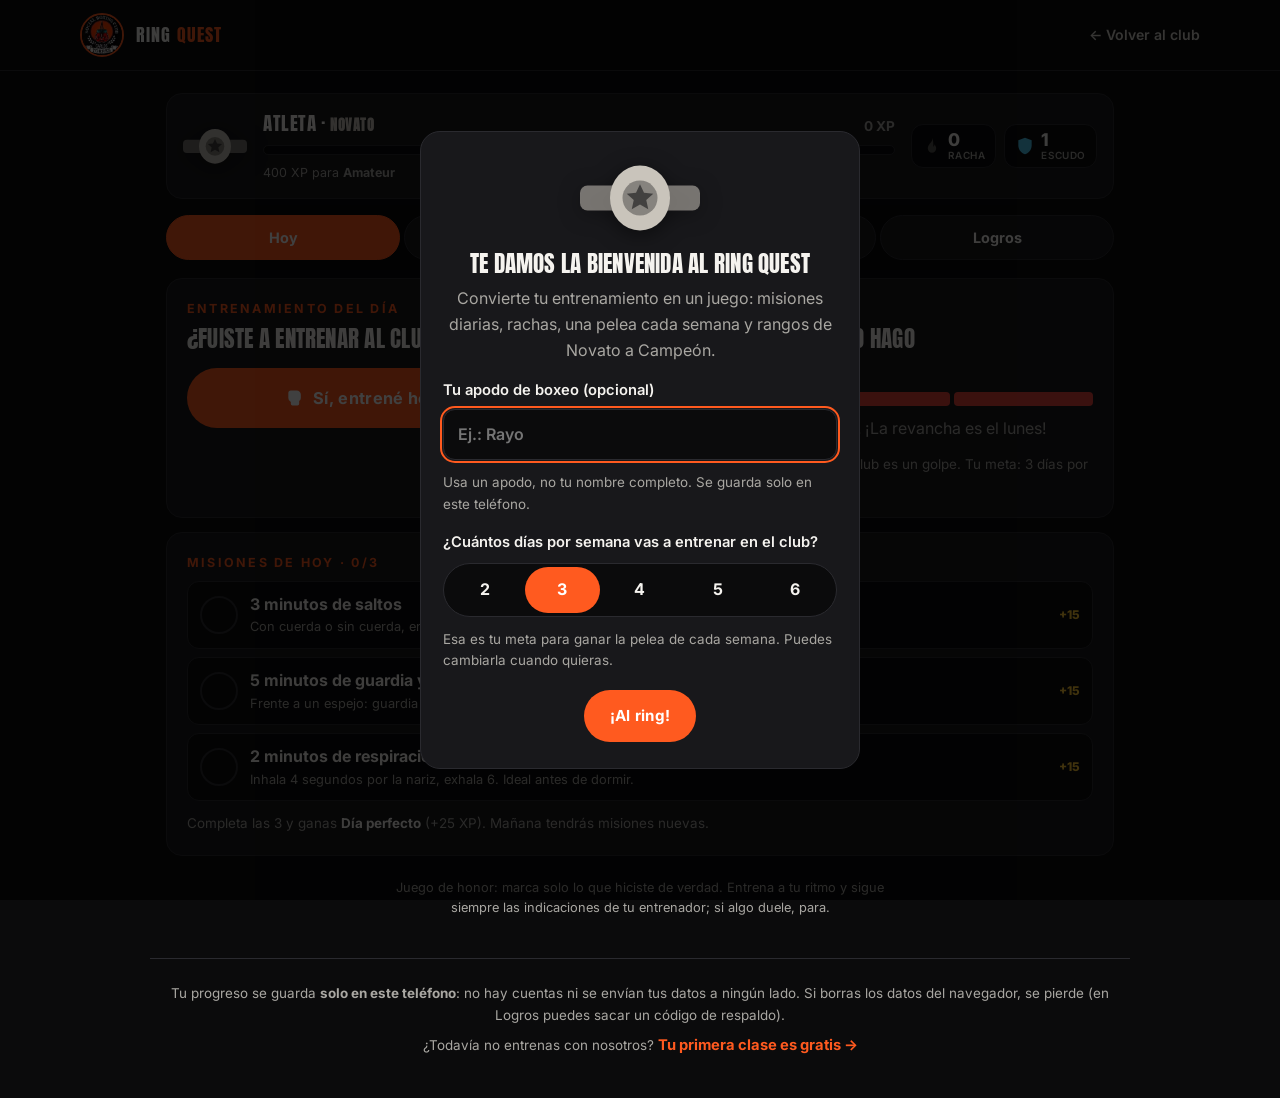
<file: ring/index.html>
<!DOCTYPE html>
<html lang="es">
<head>
  <meta charset="UTF-8">
  <meta name="viewport" content="width=device-width, initial-scale=1.0">
  <title>Ring Quest — Social Boxing Club</title>
  <meta name="description" content="Ring Quest: el juego de entrenamiento de Social Boxing Club. Misiones diarias, rachas, una pelea cada semana, temporizador de rounds y combos. Sube de Novato a Campeón.">
  <meta property="og:title" content="Ring Quest — Social Boxing Club">
  <meta property="og:description" content="Convierte tu entrenamiento en un juego: misiones, rachas, peleas semanales y rangos de Novato a Campeón.">
  <meta property="og:image" content="../img/fb/video-poster.jpg">
  <meta name="theme-color" content="#0b0b0c">
  <link rel="icon" type="image/jpeg" href="../img/logo.jpg">
  <link rel="preconnect" href="https://fonts.googleapis.com">
  <link rel="preconnect" href="https://fonts.gstatic.com" crossorigin>
  <link href="https://fonts.googleapis.com/css2?family=Anton&family=Inter:wght@400;500;600;700&display=swap" rel="stylesheet">
  <link rel="stylesheet" href="../css/style.css">
  <link rel="stylesheet" href="ring.css">
</head>
<body class="rq">

<header class="top">
  <div class="container top__inner">
    <a href="../" class="brand" aria-label="Volver al sitio de Social Boxing Club">
      <img src="../img/logo.jpg" alt="" width="44" height="44">
      <span>RING <em>QUEST</em></span>
    </a>
    <a href="../" class="rq-back">← Volver al club</a>
  </div>
</header>

<main class="rq-main">
  <div id="hud"></div>
  <div class="rq-tabs" id="tabs" role="tablist" aria-label="Secciones del juego"></div>
  <section id="view" aria-live="polite"></section>
</main>

<footer class="rq-foot">
  <p>Tu progreso se guarda <b>solo en este teléfono</b>: no hay cuentas ni se envían tus datos a ningún lado. Si borras los datos del navegador, se pierde (en Logros puedes sacar un código de respaldo).</p>
  <p>¿Todavía no entrenas con nosotros? <a class="link" data-wa="Hola, vi el Ring Quest y quiero agendar mi primera clase gratis.">Tu primera clase es gratis →</a></p>
</footer>

<div class="rq-modal" id="modal" hidden>
  <div class="rq-modal__box" id="modalBox" role="dialog" aria-modal="true"></div>
</div>
<div class="rq-toasts" id="toasts" aria-live="polite"></div>
<div class="rq-fx" id="fx" aria-hidden="true"></div>

<script src="ring.js"></script>
</body>
</html>
</file>
<file: css/style.css>
:root {
  --bg: #0b0b0c;
  --bg-alt: #121214;
  --card: #18181b;
  --line: #2a2a2f;
  --ink: #f5f3ef;
  --ink-soft: #a9a7a2;
  --orange: #ff5a1f;
  --orange-dark: #e04a12;
  --yellow: #ffc933;
  --radius: 16px;
  --maxw: 1160px;
  --display: 'Anton', 'Impact', sans-serif;
  --sans: 'Inter', system-ui, sans-serif;
}

*, *::before, *::after { box-sizing: border-box; }
* { margin: 0; padding: 0; }
html { scroll-behavior: smooth; scroll-padding-top: 84px; }
body { font-family: var(--sans); background: var(--bg); color: var(--ink); line-height: 1.6; -webkit-font-smoothing: antialiased; overflow-x: hidden; }
img { max-width: 100%; display: block; }
a { color: inherit; text-decoration: none; }
ul { list-style: none; }
button { font: inherit; color: inherit; }
.container { width: 100%; max-width: var(--maxw); margin: 0 auto; padding: 0 20px; }
[hidden] { display: none !important; }

h1, h2, h3 { font-family: var(--display); font-weight: 400; letter-spacing: .01em; line-height: 1.05; text-transform: uppercase; }
h2 { font-size: clamp(2rem, 5vw, 3.2rem); }
h3 { font-size: 1.5rem; }
.eyebrow { font-size: .78rem; font-weight: 700; letter-spacing: .18em; text-transform: uppercase; color: var(--orange); margin-bottom: 14px; }
.lead { font-size: 1.1rem; color: #d6d3cd; max-width: 56ch; }

/* Botones */
.btn { display: inline-flex; align-items: center; justify-content: center; gap: 8px; padding: 12px 24px; border-radius: 999px; font-weight: 700; font-size: .95rem; letter-spacing: .02em; border: 2px solid transparent; cursor: pointer; transition: transform .2s, background .2s, color .2s, border-color .2s; text-align: center; }
.btn--primary { background: var(--orange); color: #fff; }
.btn--primary:hover { background: var(--orange-dark); transform: translateY(-2px); }
.btn--ghost { border-color: var(--ink); color: var(--ink); background: transparent; }
.btn--ghost:hover { background: var(--ink); color: #0b0b0c; transform: translateY(-2px); }
.btn--sm { padding: 8px 18px; font-size: .85rem; }
.btn--lg { padding: 15px 30px; font-size: 1.02rem; }
.btn--block { width: 100%; }
.link { color: var(--orange); font-weight: 700; cursor: pointer; font-size: .92rem; }
.link:hover { text-decoration: underline; }
[data-wa] { cursor: pointer; }

/* Header */
.top { position: sticky; top: 0; z-index: 50; background: rgba(11,11,12,.88); backdrop-filter: blur(12px); border-bottom: 1px solid var(--line); }
.top__inner { display: flex; align-items: center; justify-content: space-between; height: 70px; gap: 16px; }
.brand { display: flex; align-items: center; gap: 12px; font-family: var(--display); font-size: 1.15rem; letter-spacing: .06em; white-space: nowrap; }
.brand img { width: 44px; height: 44px; border-radius: 50%; object-fit: cover; object-position: center 40%; border: 2px solid var(--orange); }
.brand em { font-style: normal; color: var(--orange); }
.nav { display: flex; align-items: center; gap: 26px; font-size: .9rem; font-weight: 600; }
.nav a:not(.btn) { color: #d6d3cd; transition: color .2s; }
.nav a:not(.btn):hover { color: var(--orange); }
.menu-btn { display: none; width: 44px; height: 44px; background: none; border: 0; cursor: pointer; flex-direction: column; align-items: center; justify-content: center; gap: 5px; }
.menu-btn span { width: 24px; height: 2px; background: var(--ink); transition: transform .25s, opacity .2s; }
.menu-btn[aria-expanded="true"] span:nth-child(1) { transform: translateY(7px) rotate(45deg); }
.menu-btn[aria-expanded="true"] span:nth-child(2) { opacity: 0; }
.menu-btn[aria-expanded="true"] span:nth-child(3) { transform: translateY(-7px) rotate(-45deg); }

/* Hero */
.hero { position: relative; overflow: hidden; padding: 64px 0 72px; background:
  linear-gradient(115deg, transparent 52%, rgba(255,90,31,.12) 52%, rgba(255,90,31,.12) 60%, transparent 60%),
  radial-gradient(900px 500px at 85% 20%, rgba(255,90,31,.18), transparent 60%), var(--bg); }
.hero__grid { display: grid; grid-template-columns: 1.15fr .85fr; gap: 48px; align-items: center; }
.hero h1 { font-size: clamp(2.6rem, 7.2vw, 5.4rem); margin-bottom: 22px; }
.hero h1 span { color: var(--orange); display: block; }
.hero__cta { display: flex; flex-wrap: wrap; gap: 12px; margin-top: 30px; }
.hero__game { display: inline-flex; align-items: center; gap: 14px; margin-top: 18px; padding: 12px 18px 12px 12px; border: 1px dashed var(--orange); border-radius: 14px; background: rgba(255,90,31,.08); color: var(--ink); transition: background .2s, transform .2s; }
.hero__game:hover { background: rgba(255,90,31,.16); transform: translateY(-2px); }
.hero__game-ic { width: 42px; height: 42px; border-radius: 10px; background: var(--orange); color: #fff; display: flex; align-items: center; justify-content: center; flex-shrink: 0; }
.hero__game-ic svg { width: 26px; height: 26px; }
.hero__game-txt { display: flex; flex-direction: column; line-height: 1.2; }
.hero__game-txt small { font-size: .7rem; font-weight: 700; letter-spacing: .14em; text-transform: uppercase; color: var(--orange); }
.hero__game-txt b { font-family: var(--display); font-weight: 400; font-size: 1.3rem; letter-spacing: .03em; text-transform: uppercase; }
.hero__game-go { font-size: 1.3rem; color: var(--orange); margin-left: 4px; transition: transform .2s; }
.hero__game:hover .hero__game-go { transform: translateX(4px); }
.hero__facts { display: flex; flex-wrap: wrap; gap: 8px 26px; margin-top: 30px; font-size: .9rem; color: var(--ink-soft); }
.hero__facts b { color: var(--ink); }
.hero__media { position: relative; justify-self: center; width: min(100%, 380px); }
.hero__media > img { width: 100%; aspect-ratio: 9/14; object-fit: cover; border-radius: 22px; border: 3px solid var(--orange); box-shadow: 18px 18px 0 -2px rgba(255,90,31,.25); }
.hero__badge { position: absolute; left: -26px; bottom: 28px; width: 92px; height: 92px; border-radius: 50%; background: #000; border: 3px solid var(--orange); overflow: hidden; display: flex; align-items: center; justify-content: center; box-shadow: 0 10px 30px rgba(0,0,0,.6); }
.hero__badge img { width: 100%; height: 100%; object-fit: cover; object-position: center 40%; }

/* Valores */
.values { background: var(--orange); color: #0b0b0c; }
.values__grid { display: grid; grid-template-columns: repeat(4, 1fr); gap: 0; }
.values__grid > div { padding: 26px 22px; border-right: 1px solid rgba(0,0,0,.2); }
.values__grid > div:last-child { border-right: 0; }
.values span { font-family: var(--display); font-size: .95rem; opacity: .6; }
.values h3 { font-size: 1.7rem; margin: 2px 0 6px; }
.values p { font-size: .88rem; line-height: 1.45; font-weight: 500; }

/* Secciones */
.section { padding: 84px 0; }
.section--alt { background: var(--bg-alt); border-top: 1px solid var(--line); border-bottom: 1px solid var(--line); }
.section-head { max-width: 720px; margin-bottom: 44px; }
.section-sub { margin-top: 14px; color: var(--ink-soft); }
.tag { display: inline-block; font-size: .7rem; font-weight: 800; letter-spacing: .14em; text-transform: uppercase; background: var(--orange); color: #fff; padding: 4px 11px; border-radius: 999px; margin-bottom: 12px; }
.tag--soft { background: rgba(255,255,255,.1); color: var(--ink); }

/* Horarios */
.sched { display: grid; grid-template-columns: repeat(3, 1fr); gap: 20px; }
.sched__card { background: var(--card); border: 1px solid var(--line); border-radius: var(--radius); padding: 28px; display: flex; flex-direction: column; gap: 8px; }
.sched__card--hot { border-color: var(--orange); background: linear-gradient(180deg, rgba(255,90,31,.12), var(--card) 60%); }
.sched__time { font-family: var(--display); font-size: 1.5rem; color: var(--yellow); letter-spacing: .02em; }
.sched__card p { color: #d0cdc7; font-size: .95rem; }
.sched__note { color: var(--ink-soft) !important; font-size: .82rem !important; margin-top: auto; padding-top: 6px; }

/* Planes */
.plans { display: grid; grid-template-columns: repeat(3, 1fr); gap: 22px; align-items: stretch; }
.plan { position: relative; background: var(--card); border: 1px solid var(--line); border-radius: var(--radius); padding: 38px 28px 28px; display: flex; flex-direction: column; gap: 6px; }
.plan--hot { border: 2px solid var(--orange); box-shadow: 0 24px 60px -24px rgba(255,90,31,.5); }
.plan__ribbon { position: absolute; top: -13px; left: 24px; background: var(--orange); color: #fff; font-size: .72rem; font-weight: 800; letter-spacing: .1em; text-transform: uppercase; padding: 5px 14px; border-radius: 999px; }
.plan__ribbon--soft { background: #2f2f35; color: var(--ink); }
.plan__who { color: var(--ink-soft); font-size: .9rem; }
.plan__price { display: flex; align-items: baseline; gap: 8px; margin: 14px 0 12px; }
.plan__price b { font-family: var(--display); font-weight: 400; font-size: 3.6rem; line-height: 1; color: var(--yellow); }
.plan__price i { font-family: var(--sans); font-style: normal; font-size: 1rem; color: var(--ink-soft); margin-right: 6px; letter-spacing: 0; }
.plan__price span { color: var(--ink-soft); font-size: .95rem; }
.plan__price--ask b { font-size: 2.4rem; color: var(--ink); }
.plan ul { display: grid; gap: 8px; margin-bottom: 18px; }
.plan li { position: relative; padding-left: 26px; font-size: .94rem; color: #dcd9d3; }
.plan li::before { content: ''; position: absolute; left: 0; top: 7px; width: 14px; height: 8px; border-left: 3px solid var(--orange); border-bottom: 3px solid var(--orange); transform: rotate(-45deg) scale(.8); }
.plan__note { font-size: .82rem; color: var(--ink-soft); margin-bottom: 16px; }
.plan .btn { margin-top: auto; }

/* Eventos */
.events { display: grid; grid-template-columns: 1.5fr 1fr; grid-template-rows: auto auto; gap: 22px; }
.event { background: var(--card); border: 1px solid var(--line); border-radius: var(--radius); overflow: hidden; }
.event--main { grid-row: 1 / 3; display: grid; grid-template-columns: 220px 1fr; }
.event__media { position: relative; display: block; min-height: 100%; }
.event__media img { width: 100%; height: 100%; object-fit: cover; }
.play { position: absolute; inset: 0; margin: auto; width: 68px; height: 68px; border-radius: 50%; background: var(--orange); color: #fff; display: flex; align-items: center; justify-content: center; box-shadow: 0 0 0 8px rgba(255,90,31,.3); transition: transform .2s; }
.play svg { width: 30px; height: 30px; margin-left: 3px; }
.event__media:hover .play { transform: scale(1.1); }
.event__body { padding: 26px; display: flex; flex-direction: column; align-items: flex-start; gap: 8px; }
.event__body h3 { font-size: 2rem; }
.event__date { font-family: var(--display); color: var(--yellow); font-size: 1.15rem; letter-spacing: .04em; }
.event__body p:not(.event__date) { color: #d0cdc7; font-size: .95rem; }
.event__body .btn { margin-top: 10px; }
.event--side { display: grid; grid-template-columns: 130px 1fr; }
.event--side > img { width: 100%; height: 100%; object-fit: cover; }
.event--side .event__body h3 { font-size: 1.3rem; }
.event--cta { padding: 26px; display: flex; flex-direction: column; align-items: flex-start; gap: 10px; background: linear-gradient(135deg, rgba(255,90,31,.2), var(--card)); }
.event--cta p { color: #d0cdc7; font-size: .93rem; }

/* Carlos */
.carlos { display: grid; grid-template-columns: 300px 1fr; gap: 54px; align-items: center; }
.carlos__media { position: relative; }
.carlos__media img { width: 100%; height: auto; border-radius: 26px; border: 4px solid var(--orange); box-shadow: 14px 14px 0 -2px rgba(255,90,31,.2); background: #000; }
.carlos__copy h2 { margin-bottom: 16px; }
.carlos__copy p { margin-bottom: 14px; color: #d0cdc7; }
.carlos__copy .lead { color: var(--ink); }
blockquote { border-left: 4px solid var(--orange); padding: 6px 0 6px 20px; margin-top: 22px; font-family: var(--display); font-size: 1.6rem; text-transform: uppercase; line-height: 1.15; }
blockquote cite { display: block; font-family: var(--sans); font-style: normal; font-size: .8rem; letter-spacing: .1em; color: var(--ink-soft); margin-top: 6px; }

/* Galería */
.gallery { display: grid; grid-template-columns: repeat(4, 1fr); gap: 12px; }
.g { padding: 0; border: 0; background: var(--card); border-radius: 12px; overflow: hidden; cursor: zoom-in; aspect-ratio: 1; position: relative; }
.g--wide { grid-column: span 2; grid-row: span 2; }
.g img { width: 100%; height: 100%; object-fit: cover; transition: transform .4s; }
.g:hover img { transform: scale(1.06); }
.lightbox { position: fixed; inset: 0; z-index: 100; background: rgba(0,0,0,.92); display: flex; align-items: center; justify-content: center; padding: 24px; }
.lightbox img { max-height: 88vh; max-width: min(92vw, 720px); border-radius: 10px; }
.lightbox__close { position: absolute; top: 14px; right: 18px; font-size: 2.4rem; background: none; border: 0; color: #fff; cursor: pointer; line-height: 1; }

/* Contacto */
.section--cta { background: linear-gradient(160deg, #1a0c06, var(--bg) 55%); border-top: 1px solid var(--line); }
.contact { display: grid; grid-template-columns: 1fr 1fr; gap: 56px; align-items: start; }
.contact h2 { margin-bottom: 18px; }
.contact__list { margin-top: 28px; display: grid; gap: 16px; }
.contact__list li { font-size: .95rem; color: #d0cdc7; }
.contact__list span { display: block; font-size: .72rem; font-weight: 800; letter-spacing: .14em; text-transform: uppercase; color: var(--orange); margin-bottom: 2px; }
.contact__list a { font-weight: 700; color: var(--ink); text-decoration: underline; text-decoration-color: var(--orange); text-underline-offset: 4px; }
.contact__list b { display: block; color: var(--ink); }
.contact__list em { display: block; color: var(--ink-soft); font-size: .84rem; margin-top: 2px; }

.form { background: var(--card); border: 1px solid var(--line); border-radius: 20px; padding: 32px; display: grid; gap: 18px; }
.form h3 { font-size: 1.7rem; }
.form label, .form legend { font-size: .85rem; font-weight: 600; color: #d6d3cd; display: grid; gap: 6px; }
.form small { color: var(--ink-soft); font-weight: 400; }
.form input[type="text"], .form input[type="tel"] { width: 100%; padding: 13px 15px; border-radius: 10px; border: 1.5px solid var(--line); background: #0f0f11; color: var(--ink); font: inherit; font-size: 1rem; }
.form input:focus { outline: 2px solid var(--orange); outline-offset: 1px; border-color: transparent; }
.form fieldset { border: 0; display: flex; flex-wrap: wrap; gap: 10px; }
.form legend { width: 100%; margin-bottom: 8px; }
.radio { display: block !important; }
.radio input { position: absolute; opacity: 0; pointer-events: none; }
.radio span { display: inline-block; padding: 10px 20px; border-radius: 999px; border: 1.5px solid var(--line); cursor: pointer; font-weight: 600; transition: background .2s, border-color .2s; }
.radio input:checked + span { background: var(--orange); border-color: var(--orange); color: #fff; }
.radio input:focus-visible + span { outline: 2px solid var(--yellow); outline-offset: 2px; }
.form__err { color: #ff8a6b; font-size: .88rem; font-weight: 600; }
.form__note { font-size: .78rem; color: var(--ink-soft); text-align: center; }

/* Footer */
.footer { background: #070708; border-top: 1px solid var(--line); padding: 44px 0 90px; }
.footer__inner { display: grid; gap: 14px; font-size: .86rem; color: var(--ink-soft); }
.footer__brand { display: flex; align-items: center; gap: 14px; }
.footer__brand img { width: 52px; height: 52px; border-radius: 50%; object-fit: cover; object-position: center 40%; border: 2px solid var(--orange); }
.footer__brand b { display: block; font-family: var(--display); font-weight: 400; letter-spacing: .08em; color: var(--ink); font-size: 1.1rem; }
.footer__legal { font-size: .76rem; max-width: 80ch; }

/* WhatsApp flotante */
.wa-float { position: fixed; left: 50%; bottom: 20px; transform: translateX(-50%); z-index: 60; display: inline-flex; align-items: center; gap: 10px; padding: 13px 26px; border-radius: 12px; background: #25d366; color: #fff; font-weight: 700; font-size: .85rem; letter-spacing: .14em; text-transform: uppercase; white-space: nowrap; box-shadow: 0 12px 28px -8px rgba(37,211,102,.6); transition: transform .2s, background .2s; cursor: pointer; }
.wa-float:hover { background: #1ebe5b; transform: translateX(-50%) translateY(-2px); }
.wa-float svg { width: 22px; height: 22px; flex-shrink: 0; }

/* Chat widget (a la izquierda) */
.chat-widget { position: fixed; left: 20px; bottom: 20px; z-index: 60; display: flex; flex-direction: column; align-items: flex-start; gap: 14px; }
.chat-widget__toggle { width: 58px; height: 58px; border-radius: 50%; border: 0; cursor: pointer; background: var(--orange); color: #fff; display: flex; align-items: center; justify-content: center; box-shadow: 0 12px 28px -8px rgba(255,90,31,.6); transition: transform .25s, background .2s; }
.chat-widget__toggle:hover { transform: translateY(-2px); background: var(--orange-dark); }
.chat-widget__toggle svg { width: 25px; height: 25px; }
.chat-widget__toggle .ic-close { display: none; }
.chat-widget.is-open .chat-widget__toggle .ic-chat { display: none; }
.chat-widget.is-open .chat-widget__toggle .ic-close { display: block; }
.chat-panel { position: absolute; bottom: 72px; left: 0; width: min(380px, calc(100vw - 32px)); height: min(560px, calc(100vh - 150px)); background: var(--card); border: 1px solid var(--line); border-radius: 20px; box-shadow: 0 30px 60px -20px rgba(0,0,0,.8); display: flex; flex-direction: column; overflow: hidden; opacity: 0; transform: translateY(16px) scale(.98); pointer-events: none; transition: opacity .25s, transform .25s; }
.chat-widget.is-open .chat-panel { opacity: 1; transform: none; pointer-events: auto; }
.chat-panel__head { background: var(--orange); color: #fff; padding: 14px 18px; display: flex; align-items: center; justify-content: space-between; flex-shrink: 0; }
.chat-panel__who { display: flex; align-items: center; gap: 12px; }
.chat-panel__avatar { width: 40px; height: 40px; border-radius: 50%; background: #000; overflow: hidden; flex-shrink: 0; border: 2px solid #fff; }
.chat-panel__avatar img { width: 100%; height: 100%; object-fit: cover; object-position: center 40%; }
.chat-panel__who h5 { margin: 0; font-family: var(--display); font-weight: 400; letter-spacing: .05em; font-size: 1.1rem; text-transform: uppercase; }
.chat-panel__who span { font-size: .7rem; color: rgba(255,255,255,.85); text-transform: uppercase; letter-spacing: .05em; }
.chat-panel__close { background: none; border: 0; color: rgba(255,255,255,.85); font-size: 1.6rem; line-height: 1; cursor: pointer; padding: 4px; }
.chat-panel__close:hover { color: #fff; }
.chat-panel__body { flex: 1; overflow-y: auto; padding: 16px; display: flex; flex-direction: column; gap: 10px; background: var(--bg); }
.chat-msg { max-width: 88%; padding: 10px 14px; border-radius: 16px; font-size: .9rem; line-height: 1.5; white-space: pre-wrap; overflow-wrap: anywhere; }
.chat-msg--bot { align-self: flex-start; background: var(--card); border: 1px solid var(--line); border-bottom-left-radius: 4px; }
.chat-msg--user { align-self: flex-end; background: var(--orange); color: #fff; border-bottom-right-radius: 4px; }
.chat-msg--typing { align-self: flex-start; display: flex; gap: 4px; padding: 12px 14px; background: var(--card); border: 1px solid var(--line); }
.chat-msg--typing span { width: 6px; height: 6px; border-radius: 50%; background: var(--ink-soft); animation: chatTyping 1.1s infinite; }
.chat-msg--typing span:nth-child(2) { animation-delay: .15s; }
.chat-msg--typing span:nth-child(3) { animation-delay: .3s; }
@keyframes chatTyping { 0%,60%,100% { transform: translateY(0); opacity: .4; } 30% { transform: translateY(-3px); opacity: 1; } }
.chat-panel__form { flex-shrink: 0; display: flex; gap: 8px; padding: 12px 12px 6px; border-top: 1px solid var(--line); background: var(--card); }
.chat-panel__form input { flex: 1; min-width: 0; border: 1.5px solid var(--line); border-radius: 999px; padding: 10px 16px; font: inherit; font-size: .9rem; color: var(--ink); background: var(--bg); }
.chat-panel__form input:focus { outline: 2px solid var(--orange); outline-offset: 1px; }
.chat-panel__form button { width: 40px; height: 40px; border-radius: 50%; border: 0; background: var(--orange); color: #fff; display: flex; align-items: center; justify-content: center; cursor: pointer; flex-shrink: 0; }
.chat-panel__form button:hover { background: var(--orange-dark); }
.chat-panel__form button svg { width: 17px; height: 17px; }
.chat-panel__foot { flex-shrink: 0; margin: 0; padding: 4px 14px 10px; font-size: .72rem; color: var(--ink-soft); background: var(--card); text-align: center; }

/* Revelado suave */
.reveal { opacity: 0; transform: translateY(22px); transition: opacity .7s, transform .7s; }
.reveal.is-in { opacity: 1; transform: none; }
@media (prefers-reduced-motion: reduce) { .reveal { opacity: 1; transform: none; transition: none; } html { scroll-behavior: auto; } }

/* Responsive */
@media (max-width: 960px) {
  .hero__grid { grid-template-columns: 1fr; gap: 40px; }
  .hero__media { width: min(100%, 320px); }
  .hero__badge { left: -10px; }
  .values__grid { grid-template-columns: repeat(2, 1fr); }
  .values__grid > div:nth-child(2) { border-right: 0; }
  .values__grid > div:nth-child(-n+2) { border-bottom: 1px solid rgba(0,0,0,.2); }
  .sched, .plans { grid-template-columns: 1fr; }
  .events { grid-template-columns: 1fr; }
  .event--main { grid-row: auto; }
  .carlos { grid-template-columns: 1fr; gap: 32px; }
  .carlos__media { max-width: 220px; }
  .contact { grid-template-columns: 1fr; gap: 40px; }
  .gallery { grid-template-columns: repeat(2, 1fr); }
  .g--wide { grid-column: span 2; grid-row: span 1; aspect-ratio: 2/1; }
}
@media (max-width: 820px) {
  .menu-btn { display: flex; }
  .nav { position: absolute; top: 70px; left: 0; right: 0; background: var(--bg); border-bottom: 1px solid var(--line); flex-direction: column; align-items: stretch; gap: 0; padding: 8px 20px 20px; transform: translateY(-8px); opacity: 0; pointer-events: none; transition: opacity .2s, transform .2s; }
  .nav.is-open { opacity: 1; transform: none; pointer-events: auto; }
  .nav a:not(.btn) { padding: 14px 0; border-bottom: 1px solid var(--line); font-size: 1rem; }
  .nav .btn { margin-top: 16px; }
}
@media (max-width: 560px) {
  .section { padding: 60px 0; }
  .brand { font-size: 1rem; }
  .brand img { width: 38px; height: 38px; }
  .event--main { grid-template-columns: 1fr; }
  .event__media { aspect-ratio: 4/3; }
  .event__media img { object-position: center 30%; }
  .event--side { grid-template-columns: 100px 1fr; }
  .form { padding: 24px 18px; }
  .chat-widget { left: 14px; bottom: 14px; }
  /* En celular el badge de Netlify ocupa el centro/derecha de abajo: el boton va encima, a la derecha */
  .wa-float { left: auto; right: 14px; bottom: 76px; transform: none; padding: 12px 20px; }
  .wa-float:hover { transform: translateY(-2px); }
}
@media (max-width: 380px) {
  .brand span { font-size: .85rem; }
  .btn--lg { padding: 13px 20px; }
}

@media (max-width: 400px) {
  .values__grid { grid-template-columns: 1fr; }
  .values__grid > div { border-right: 0; border-bottom: 1px solid rgba(0,0,0,.2); min-width: 0; }
  .values__grid > div:last-child { border-bottom: 0; }
  .event--side { grid-template-columns: 80px minmax(0, 1fr); }
  .event__body { min-width: 0; padding: 20px; }
  .event__body h3, .values h3 { overflow-wrap: anywhere; }
}

/* Niveles y pie de planes */
.levels { margin-top: 54px; padding: 32px; background: var(--card); border: 1px solid var(--line); border-radius: var(--radius); }
.levels > p { color: var(--ink-soft); margin: 8px 0 22px; }
.levels__list { display: grid; grid-template-columns: repeat(4, 1fr); gap: 16px; }
.levels__list li { border-left: 3px solid var(--orange); padding-left: 14px; }
.levels__list b { display: block; font-family: var(--display); font-weight: 400; text-transform: uppercase; font-size: 1.25rem; letter-spacing: .02em; }
.levels__list span { font-size: .88rem; color: #d0cdc7; }
.plans__foot { margin-top: 26px; color: var(--ink-soft); font-size: .92rem; }
@media (max-width: 960px) { .levels__list { grid-template-columns: repeat(2, 1fr); } }
@media (max-width: 480px) { .levels { padding: 24px 18px; } .levels__list { grid-template-columns: 1fr; } }
.levels h3 + .levels__list { margin-top: 18px; }
</file>
<file: ring/ring.css>
/* Ring Quest — usa los colores y fuentes de ../css/style.css. Todo con prefijo rq- para no chocar con el sitio. */
.rq { min-height: 100vh; }
.rq-back { font-size: .88rem; font-weight: 600; color: #d6d3cd; white-space: nowrap; }
.rq-back:hover { color: var(--orange); }
.rq-main { width: 100%; max-width: 980px; margin: 0 auto; padding: 22px 16px 40px; }
.rq-muted { color: var(--ink-soft); }
.rq-small { font-size: .84rem; color: var(--ink-soft); margin-top: 12px; }
.rq-small b { color: var(--ink); }
.rq-note { font-size: .8rem; color: var(--ink-soft); text-align: center; margin: 22px auto 0; max-width: 62ch; }
.rq .eyebrow { margin-bottom: 8px; }
.rq h3 { font-size: 1.45rem; margin-bottom: 10px; }
.rq button:disabled { opacity: .45; cursor: not-allowed; }
.rq .btn svg { width: 20px; height: 20px; }

/* HUD */
.rq-hud { display: grid; grid-template-columns: auto 1fr auto; gap: 16px; align-items: center; background: var(--card); border: 1px solid var(--line); border-radius: var(--radius); padding: 14px 16px; }
.rq-belt { width: 64px; color: var(--rc, var(--orange)); filter: drop-shadow(0 4px 10px rgba(0,0,0,.5)); }
.rq-belt svg { width: 100%; height: auto; display: block; }
.rq-belt--big { width: 120px; margin: 0 auto 14px; }
.rq-belt--sm { width: 40px; }
.rq-xp { min-width: 0; }
.rq-xp__top { display: flex; justify-content: space-between; gap: 10px; align-items: baseline; flex-wrap: wrap; }
.rq-xp__top strong { font-family: var(--display); font-weight: 400; font-size: 1.2rem; letter-spacing: .03em; text-transform: uppercase; overflow-wrap: anywhere; }
.rq-xp__top span { font-size: .85rem; color: var(--ink-soft); font-weight: 700; }
.rq-xp small { font-size: .78rem; color: var(--ink-soft); }
.rq-bar { height: 10px; background: #0b0b0c; border-radius: 99px; overflow: hidden; margin: 6px 0 4px; border: 1px solid var(--line); }
.rq-bar i { display: block; height: 100%; border-radius: 99px; transition: width .6s cubic-bezier(.2,.8,.2,1); }
.rq-chips { display: flex; gap: 8px; }
.rq-chip { display: flex; align-items: center; gap: 6px; background: #0b0b0c; border: 1px solid var(--line); border-radius: 12px; padding: 6px 10px; font-weight: 800; font-size: 1.1rem; line-height: 1; }
.rq-chip svg { width: 20px; height: 20px; }
.rq-chip small { display: block; font-size: .62rem; font-weight: 600; color: var(--ink-soft); text-transform: uppercase; letter-spacing: .06em; margin-top: 3px; }
.rq-chip--fire svg { color: var(--orange); }
.rq-chip--shield svg { color: #4cc9f0; }
.rq-chip.is-off svg { color: #55534f; }

/* Pestañas */
.rq-tabs { position: sticky; top: 70px; z-index: 20; display: grid; grid-template-columns: repeat(4, 1fr); gap: 4px; background: rgba(11,11,12,.92); backdrop-filter: blur(10px); padding: 10px 0; margin: 6px 0 8px; }
.rq-tabs button { background: var(--card); border: 1px solid var(--line); border-radius: 999px; padding: 10px 4px; font-weight: 700; font-size: .9rem; cursor: pointer; transition: background .2s, color .2s; }
.rq-tabs button.is-on { background: var(--orange); border-color: var(--orange); color: #fff; }

/* Tarjetas */
.rq-grid { display: grid; grid-template-columns: repeat(2, 1fr); gap: 14px; }
.rq-grid > .rq-missions, .rq-span { grid-column: 1 / -1; }
.rq-card { position: relative; background: var(--card); border: 1px solid var(--line); border-radius: var(--radius); padding: 20px; min-width: 0; }
.rq-club.is-on { border-color: var(--orange); background: linear-gradient(140deg, rgba(255,90,31,.18), var(--card) 60%); }
.rq-club .btn { margin-top: 6px; }
.rq-club .link { background: none; border: 0; margin-top: 8px; }

/* Pelea */
.rq-fight.is-won { border-color: var(--yellow); }
.rq-hp { margin: 4px 0 10px; }
.rq-hp span { font-size: .72rem; text-transform: uppercase; letter-spacing: .1em; color: var(--ink-soft); font-weight: 700; }
.rq-hp__bar { display: flex; gap: 4px; margin-top: 5px; }
.rq-hp__bar i { flex: 1; height: 14px; border-radius: 4px; background: #e8433b; transition: background .3s; }
.rq-hp__bar i.is-hit { background: #2a2a2f; }
.rq-win { font-family: var(--display); font-size: 1.3rem; color: var(--yellow); text-transform: uppercase; letter-spacing: .03em; }

/* Misiones */
.rq-missions ul { display: grid; gap: 8px; margin-top: 4px; }
.rq-missions li { display: grid; grid-template-columns: auto 1fr auto; align-items: center; gap: 12px; background: #0b0b0c; border: 1px solid var(--line); border-radius: 12px; padding: 10px 12px; transition: border-color .2s; }
.rq-missions li.is-done { border-color: rgba(255,90,31,.5); }
.rq-missions li.is-done b { text-decoration: line-through; text-decoration-color: var(--orange); color: var(--ink-soft); }
.rq-missions li small { display: block; font-size: .8rem; color: var(--ink-soft); }
.rq-missions li > div { min-width: 0; }
.rq-missions .btn--sm { padding: 6px 12px; }
.rq-check { width: 38px; height: 38px; border-radius: 50%; border: 2px solid var(--line); background: transparent; display: grid; place-items: center; color: transparent; cursor: pointer; transition: all .2s; flex: none; }
.rq-check svg { width: 20px; height: 20px; }
.rq-check:hover:not(:disabled) { border-color: var(--orange); }
.rq-check.is-on { background: var(--orange); border-color: var(--orange); color: #fff; }
.rq-check.is-on:disabled { opacity: 1; cursor: default; }
.rq-xptag { font-size: .75rem; font-weight: 800; color: var(--yellow); }

/* Temporizador */
.rq-grid--timer, .rq-grid--game { grid-template-columns: 1.1fr .9fr; }
.rq-timer { --p: 100; --tc: var(--ink-soft); display: flex; flex-direction: column; align-items: center; gap: 20px; }
.rq-timer.is-prep { --tc: var(--yellow); }
.rq-timer.is-work { --tc: var(--orange); }
.rq-timer.is-rest { --tc: #4cc9f0; }
.rq-timer.is-done { --tc: #3ddc84; }
.rq-ring { width: min(100%, 300px); aspect-ratio: 1; border-radius: 50%; display: grid; place-items: center; background: conic-gradient(var(--tc) calc(var(--p) * 1%), #2a2a2f 0); padding: 14px; transition: background .2s; }
.rq-ring > div { width: 100%; height: 100%; border-radius: 50%; background: #0b0b0c; display: flex; flex-direction: column; align-items: center; justify-content: center; text-align: center; padding: 10px; }
.rq-ring span { font-size: .8rem; font-weight: 700; text-transform: uppercase; letter-spacing: .12em; color: var(--tc); }
.rq-ring strong { font-family: var(--display); font-weight: 400; font-size: clamp(3.6rem, 16vw, 5.4rem); line-height: 1; font-variant-numeric: tabular-nums; }
.rq-timer.is-paused .rq-ring strong { opacity: .5; }
.rq-timer__ctl { display: flex; gap: 10px; flex-wrap: wrap; justify-content: center; }
.rq-field { display: flex; justify-content: space-between; align-items: center; gap: 12px; padding: 10px 0; border-bottom: 1px solid var(--line); flex-wrap: wrap; }
.rq-field > span { font-weight: 600; font-size: .92rem; }
.rq-seg { display: inline-flex; background: #0b0b0c; border: 1px solid var(--line); border-radius: 999px; padding: 3px; gap: 2px; }
.rq-seg button { background: transparent; border: 0; border-radius: 999px; padding: 7px 12px; font-weight: 700; font-size: .85rem; cursor: pointer; }
.rq-seg button.is-on { background: var(--orange); color: #fff; }
.rq-seg--wide { display: flex; margin-top: 8px; }
.rq-seg--wide button { flex: 1; font-size: 1rem; padding: 10px 0; }
.rq-stepper { display: inline-flex; align-items: center; gap: 12px; }
.rq-stepper button { width: 36px; height: 36px; border-radius: 50%; border: 1px solid var(--line); background: #0b0b0c; font-size: 1.2rem; font-weight: 700; cursor: pointer; }
.rq-stepper b { min-width: 2ch; text-align: center; font-size: 1.15rem; }

/* Combos */
.rq-game { overflow: hidden; }
.rq-game__top { display: grid; grid-template-columns: repeat(3, 1fr); text-align: center; }
.rq-game__top small { display: block; font-size: .7rem; text-transform: uppercase; letter-spacing: .1em; color: var(--ink-soft); font-weight: 700; }
.rq-game__top b { font-family: var(--display); font-weight: 400; font-size: 1.8rem; font-variant-numeric: tabular-nums; }
.rq-seq { display: flex; justify-content: center; gap: 8px; margin: 18px 0 4px; min-height: 76px; flex-wrap: wrap; }
.rq-seq__p { width: 56px; padding: 8px 0; border-radius: 12px; border: 2px solid var(--line); text-align: center; background: #0b0b0c; transition: all .15s; }
.rq-seq__p b { display: block; font-family: var(--display); font-weight: 400; font-size: 1.8rem; line-height: 1.1; }
.rq-seq__p small { font-size: .62rem; color: var(--ink-soft); text-transform: uppercase; }
.rq-seq__p.is-next { border-color: var(--orange); transform: translateY(-3px); }
.rq-seq__p.is-done { background: var(--orange); border-color: var(--orange); }
.rq-seq__p.is-done small { color: #fff; }
.rq-streak { text-align: center; color: var(--yellow); font-weight: 800; font-size: .85rem; min-height: 1.4em; }
.rq-pads { display: grid; grid-template-columns: 1fr 1fr; gap: 10px; margin-top: 8px; }
.rq-pad { touch-action: manipulation; user-select: none; -webkit-user-select: none; border-radius: 14px; border: 2px solid var(--line); background: #0b0b0c; padding: 14px 6px; cursor: pointer; transition: transform .08s, border-color .15s, background .15s; }
.rq-pad b { display: block; font-family: var(--display); font-weight: 400; font-size: 2rem; line-height: 1; }
.rq-pad small { font-size: .74rem; color: var(--ink-soft); }
.rq-pad--izq { border-left-color: #4cc9f0; }
.rq-pad--der { border-right-color: var(--orange); }
.rq-pad:active:not(:disabled) { transform: scale(.96); }
.rq-pad.is-hit { animation: rqHit .25s; }
.rq-pad.is-miss { animation: rqMiss .3s; }
.rq-seq.is-shake { animation: rqShake .3s; }
@keyframes rqHit { 0% { background: var(--orange); } 100% { background: #0b0b0c; } }
@keyframes rqMiss { 0% { background: #e8433b; } 100% { background: #0b0b0c; } }
@keyframes rqShake { 25% { transform: translateX(-6px); } 75% { transform: translateX(6px); } }
.rq-over { position: absolute; inset: 0; background: rgba(18,18,20,.94); display: flex; flex-direction: column; align-items: center; justify-content: center; text-align: center; padding: 24px; gap: 10px; }
.rq-over p { max-width: 36ch; }
.rq-big { font-family: var(--display); font-size: 4.2rem; line-height: 1; color: var(--orange); }
.rq-legend { display: grid; gap: 6px; }
.rq-legend li { display: flex; gap: 10px; align-items: center; font-size: .92rem; }
.rq-legend b { width: 28px; height: 28px; border-radius: 8px; background: var(--orange); display: grid; place-items: center; font-family: var(--display); font-weight: 400; }

/* Logros */
.rq-stats { display: grid; grid-template-columns: repeat(6, 1fr); gap: 10px; text-align: center; }
.rq-stats > div { background: #0b0b0c; border: 1px solid var(--line); border-radius: 12px; padding: 12px 6px; }
.rq-stats b { display: block; font-family: var(--display); font-weight: 400; font-size: 1.7rem; line-height: 1.1; }
.rq-stats small { font-size: .72rem; color: var(--ink-soft); }
.rq-ranks { display: grid; gap: 6px; }
.rq-ranks li { display: grid; grid-template-columns: auto 1fr auto; align-items: center; gap: 12px; padding: 6px 10px; border-radius: 12px; color: var(--rc); opacity: .45; }
.rq-ranks li b { color: var(--ink); }
.rq-ranks li small { color: var(--ink-soft); font-size: .8rem; }
.rq-ranks li.is-past { opacity: .8; }
.rq-ranks li.is-on { opacity: 1; background: #0b0b0c; border: 1px solid var(--rc); }
.rq-howto { display: grid; gap: 6px; }
.rq-howto li { display: flex; justify-content: space-between; gap: 10px; font-size: .9rem; border-bottom: 1px dashed var(--line); padding-bottom: 6px; }
.rq-howto b { color: var(--yellow); }
.rq-badges { display: grid; grid-template-columns: repeat(auto-fill, minmax(140px, 1fr)); gap: 10px; }
.rq-badge { background: #0b0b0c; border: 1px solid var(--line); border-radius: 12px; padding: 12px; text-align: center; opacity: .4; }
.rq-badge svg { width: 26px; height: 26px; color: #55534f; margin: 0 auto 4px; display: block; }
.rq-badge b { display: block; font-size: .86rem; }
.rq-badge small { font-size: .74rem; color: var(--ink-soft); }
.rq-badge.is-on { opacity: 1; border-color: rgba(255,201,51,.5); }
.rq-badge.is-on svg { color: var(--yellow); }
.rq-settings { display: flex; flex-wrap: wrap; gap: 8px; }
.rq-danger { border-color: #e8433b; color: #ff8b84; }
.rq-danger:hover { background: #e8433b; color: #fff; border-color: #e8433b; }
.rq-danger-fill { background: #e8433b; }
.rq-danger-fill:hover { background: #c7332c; }

/* Pie */
.rq-foot { max-width: 980px; margin: 0 auto; padding: 24px 16px 40px; border-top: 1px solid var(--line); font-size: .84rem; color: var(--ink-soft); display: grid; gap: 8px; text-align: center; }

/* Modal */
.rq-modal { position: fixed; inset: 0; z-index: 100; background: rgba(0,0,0,.75); display: flex; align-items: center; justify-content: center; padding: 16px; }
.rq-modal__box { width: min(100%, 440px); max-height: calc(100vh - 32px); overflow-y: auto; background: var(--card); border: 1px solid var(--line); border-radius: 20px; padding: 26px 22px; text-align: center; animation: rqPop .25s ease-out; }
.rq-modal__box form { text-align: left; }
.rq-modal__box form h3, .rq-modal__box form > p.rq-muted { text-align: center; }
.rq-modal__actions { display: flex; gap: 10px; justify-content: center; margin-top: 18px; flex-wrap: wrap; }
.rq-label { display: block; font-weight: 600; font-size: .92rem; margin-top: 16px; }
.rq-label input { display: block; width: 100%; margin-top: 6px; padding: 12px 14px; border-radius: 12px; border: 1px solid var(--line); background: #0b0b0c; color: var(--ink); font: inherit; font-size: 1rem; }
.rq-label input:focus, .rq-code:focus { outline: 2px solid var(--orange); outline-offset: 1px; }
.rq-code { width: 100%; min-height: 110px; margin-top: 10px; padding: 10px; border-radius: 12px; border: 1px solid var(--line); background: #0b0b0c; color: var(--ink); font: .78rem/1.4 ui-monospace, monospace; word-break: break-all; resize: vertical; }
.rq-err { color: #ff8b84; font-size: .85rem; margin-top: 8px; }
@keyframes rqPop { from { transform: scale(.94); opacity: 0; } to { transform: none; opacity: 1; } }

/* Avisos y confeti */
.rq-toasts { position: fixed; left: 50%; bottom: 20px; transform: translateX(-50%); z-index: 110; display: flex; flex-direction: column; gap: 8px; align-items: center; pointer-events: none; width: max-content; max-width: calc(100vw - 32px); }
.rq-toast { background: #f5f3ef; color: #0b0b0c; font-weight: 800; padding: 10px 18px; border-radius: 999px; box-shadow: 0 10px 30px rgba(0,0,0,.5); animation: rqToast 3.6s forwards; text-align: center; }
.rq-toast small { display: block; font-weight: 600; font-size: .78rem; opacity: .75; }
.rq-toast--gold { background: var(--yellow); }
@keyframes rqToast { 0% { opacity: 0; transform: translateY(12px); } 8%, 85% { opacity: 1; transform: none; } 100% { opacity: 0; transform: translateY(-8px); } }
.rq-fx { position: fixed; inset: 0; pointer-events: none; z-index: 120; overflow: hidden; }
.rq-fx i { position: absolute; left: var(--x); top: 45%; width: 9px; height: 14px; background: var(--c); border-radius: 2px; animation: rqBurst 1.2s ease-out forwards; }
@keyframes rqBurst { to { transform: translate(var(--dx), var(--dy)) rotate(var(--r)); opacity: 0; } }

@media (prefers-reduced-motion: reduce) {
  .rq-toast, .rq-modal__box, .rq-pad, .rq-seq { animation: none !important; }
  .rq-toast { opacity: 1; }
}
@media (max-width: 760px) {
  .rq-grid, .rq-grid--timer, .rq-grid--game { grid-template-columns: 1fr; }
  .rq-stats { grid-template-columns: repeat(3, 1fr); }
  .rq-hud { grid-template-columns: auto 1fr; }
  .rq-chips { grid-column: 1 / -1; }
  .rq-chip { flex: 1; justify-content: center; }
}
@media (max-width: 400px) {
  .rq-belt { width: 50px; }
  .rq-back { font-size: .8rem; }
  .rq .brand span { font-size: 1rem; }
  .rq-card { padding: 16px 14px; }
  .rq-seq__p { width: 48px; }
  .rq-tabs button { font-size: .82rem; }
  .rq-field { gap: 8px; }
  .rq-stats { grid-template-columns: repeat(2, 1fr); }
}
</file>
